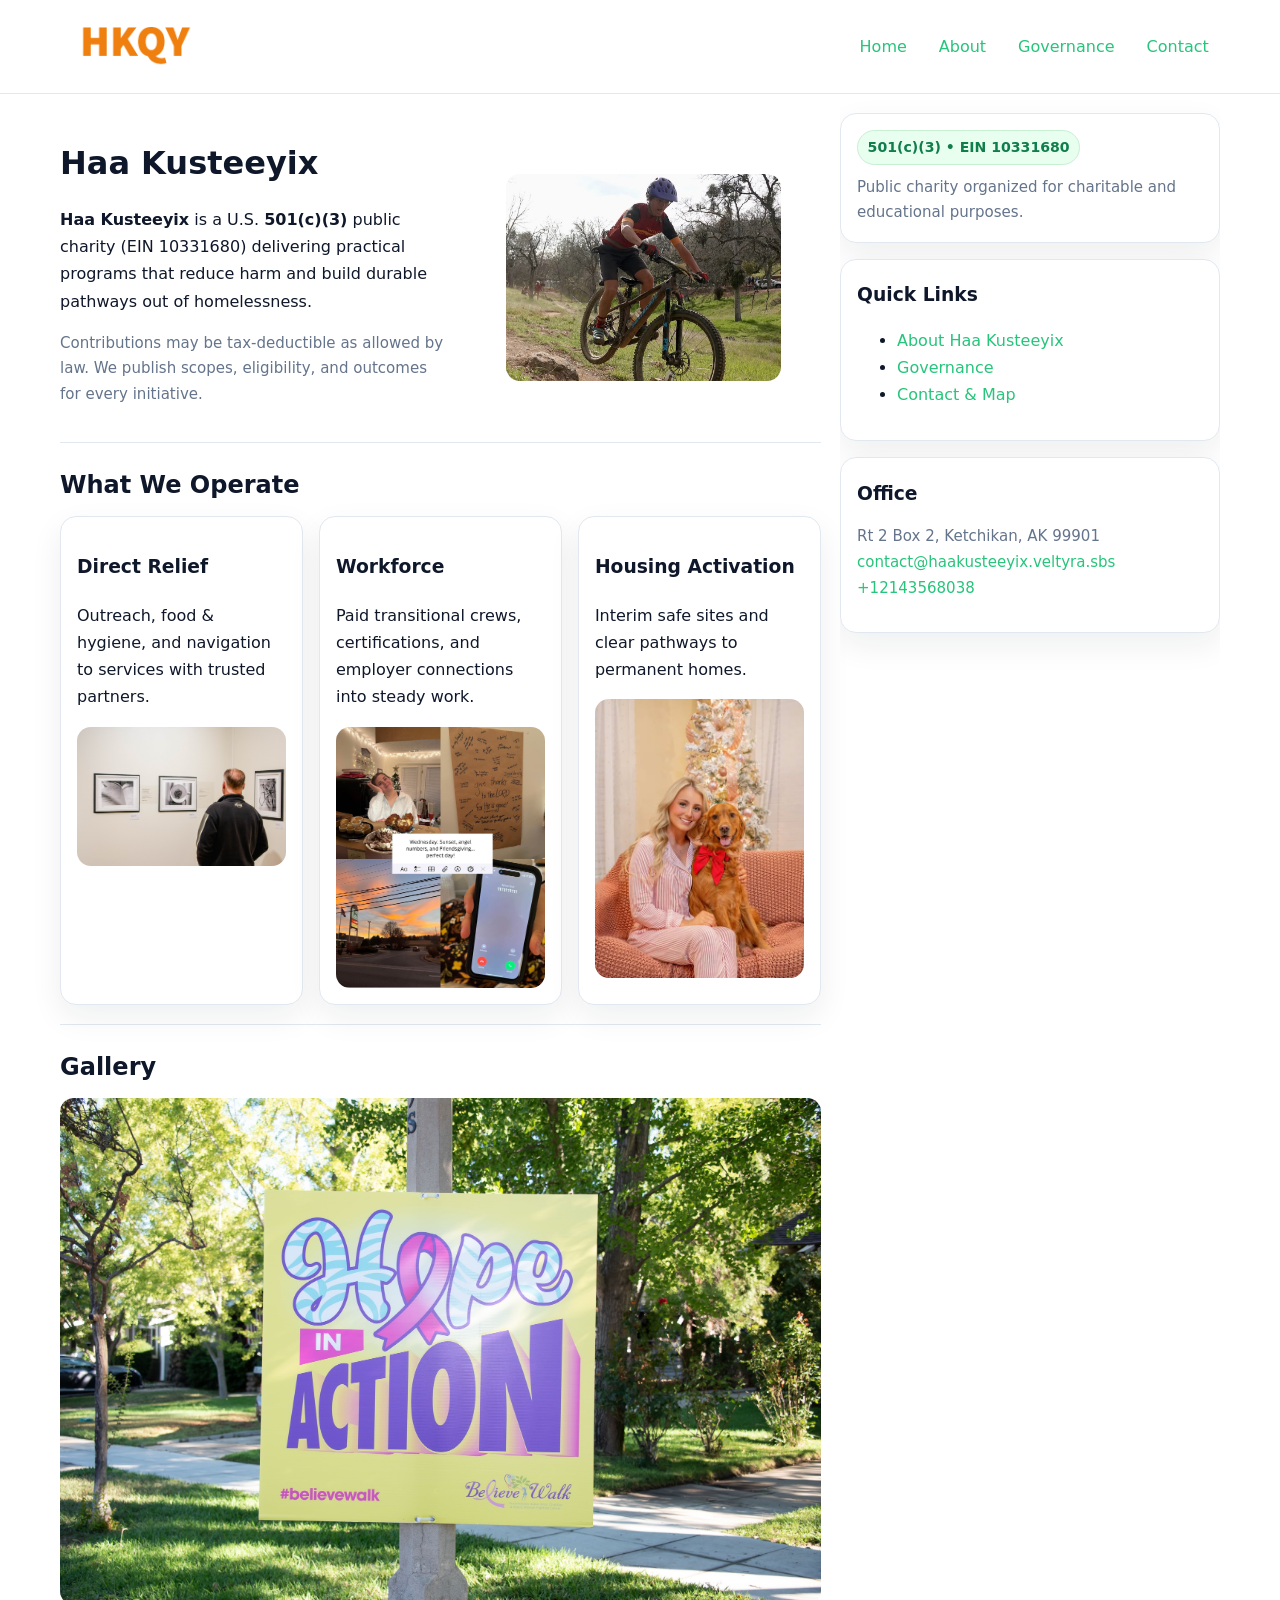
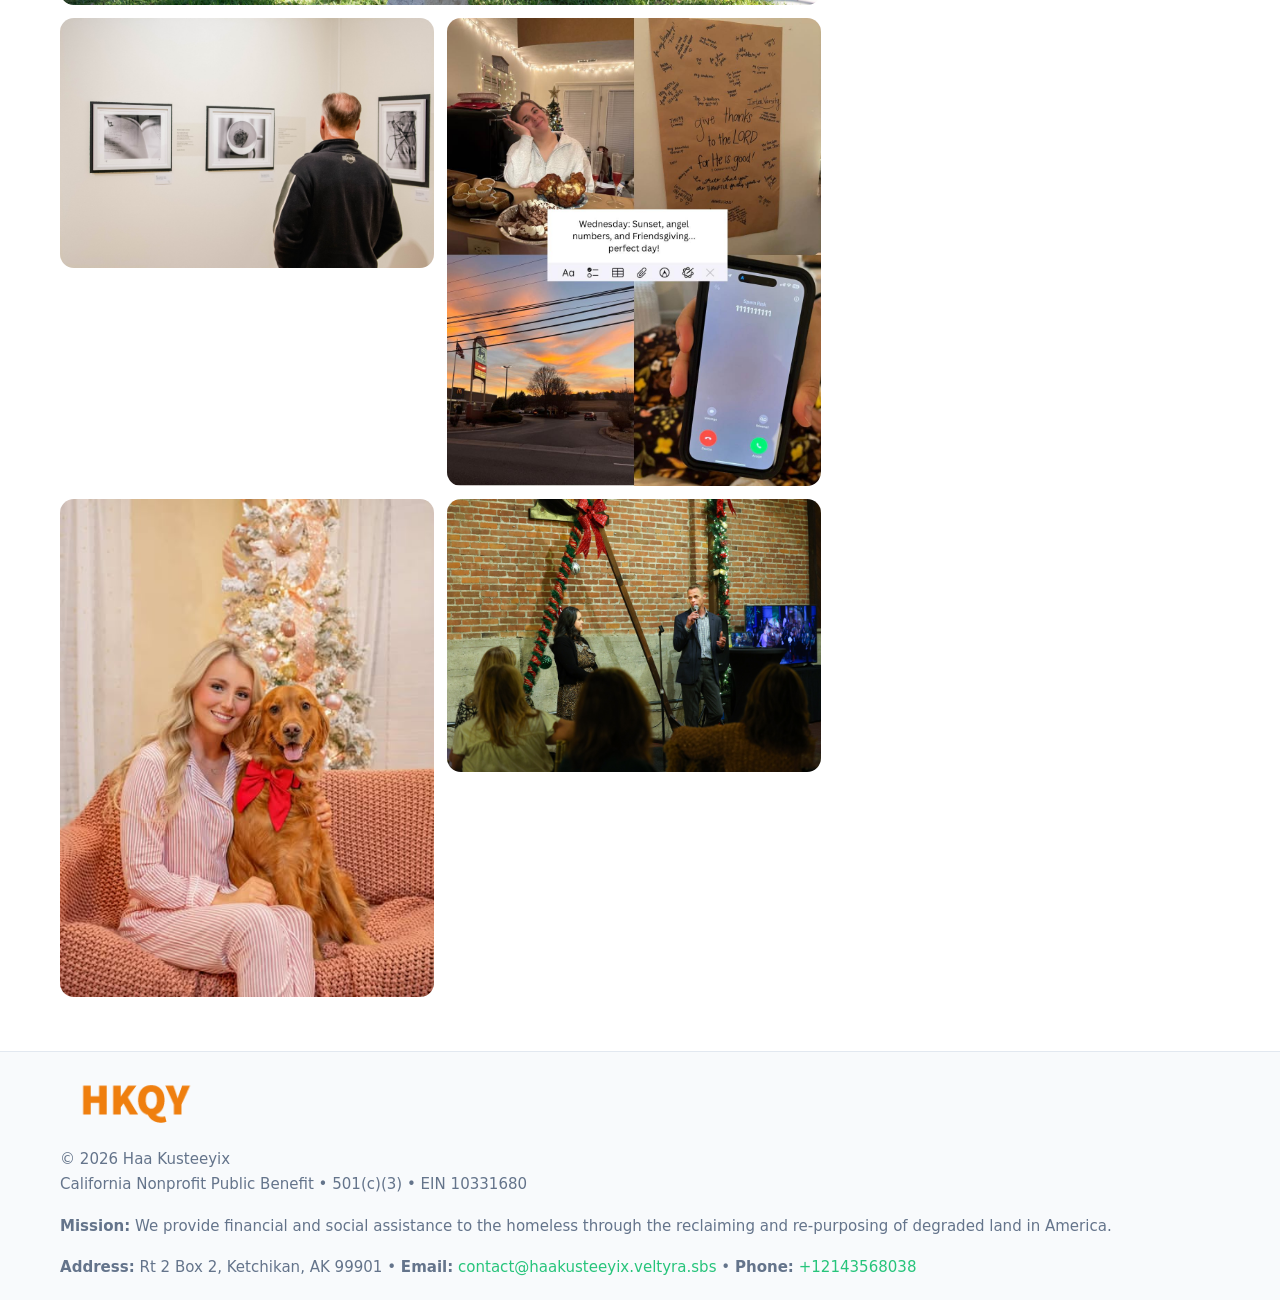
<file: index.html>
<!doctype html>
<html lang="en">
<head>
<meta charset="utf-8"/><meta name="viewport" content="width=device-width,initial-scale=1"/>
<title>Haa Kusteeyix – Nonprofit • 2025</title>
<link rel="stylesheet" href="assets/styles.css"/><link rel="icon" href="images/logo.png">
<meta name="data-ein" content="10331680"><meta name="data-name" content="Haa Kusteeyix">
<meta name="data-email" content="contact@haakusteeyix.veltyra.sbs"><meta name="data-phone" content="+12143568038">
<meta name="data-address" content="Rt 2 Box 2,
Ketchikan, AK 99901"><meta name="data-map" content="Rt+2+Box+2,+Ketchikan,+AK+99901">
  <meta name="description" content="Our nonprofit strengthens the community with programs focused on community services, education, and direct relief.">
<meta name="facebook-domain-verification" content="smwfztrfaq3tpwqvh68vpi6mbdzwlb" />
</head>
<body>
<div style="position:absolute;left:-9999px;top:-9999px;opacity:0" data-uniq="{{UNIQUE_BLOB}}">
  <span>Our nonprofit strengthens the community with programs focused on community services, education, and direct relief.</span><svg width="12" height="12" viewBox="0 0 12 12" xmlns="http://www.w3.org/2000/svg"><circle cx="6" cy="6" r="5" fill="#9d174d"/></svg><img src="images/education.jpg" width="1" height="1" alt="" loading="lazy"/>
</div>

<header>
  <div class="header-wrap">
    <a href="index.html"><img src="images/logo.png" alt="Haa Kusteeyix logo" style="width:150px"></a>
    <nav><a class="active" href="index.html">Home</a><a href="about.html">About</a><a href="governance.html">Governance</a><a href="contact.html">Contact</a></nav>
  </div>
</header>

<div class="layout">
  <main>
    <section class="section">
      <div class="cb571cc9a78">
        <div>
          <h1>Haa Kusteeyix</h1>
          <p class="c06d2e0f189"><strong>Haa Kusteeyix</strong> is a U.S. <strong>501(c)(3)</strong> public charity (EIN 10331680) delivering practical programs that reduce harm and build durable pathways out of homelessness.</p>
          <p class="small">Contributions may be tax-deductible as allowed by law. We publish scopes, eligibility, and outcomes for every initiative.</p>
        </div>
        <figure><img src="images/hero.jpg" alt="Community program hero"></figure>
      </div>
    </section>

    <section class="section">
      <h2>What We Operate</h2>
      <div class="cards">
        <article class="c1dd7205986"><h3>Direct Relief</h3><p>Outreach, food & hygiene, and navigation to services with trusted partners.</p><img src="images/relief.jpg" alt=""></article>
        <article class="c1dd7205986"><h3>Workforce</h3><p>Paid transitional crews, certifications, and employer connections into steady work.</p><img src="images/jobs.jpg" alt=""></article>
        <article class="c1dd7205986"><h3>Housing Activation</h3><p>Interim safe sites and clear pathways to permanent homes.</p><img src="images/land.jpg" alt=""></article>
      </div>
    </section>

    <!-- Gallery 5 ảnh (≥5 ảnh trong site) -->
    <section class="section">
      <h2>Gallery</h2>
      <div class="gallery">
        <img class="span2" src="images/programs.jpg" alt="Programs overview">
        <img src="images/relief.jpg" alt="Relief">
        <img src="images/jobs.jpg" alt="Jobs">
        <img src="images/land.jpg" alt="Housing">
        <img src="images/about.jpg" alt="Partners">
      </div>
    </section>
  </main>

  <aside aria-label="Sidebar">
    <div class="aside-box">
      <span class="c7e1ef76b57">501(c)(3) • EIN 10331680</span>
      <p class="small" style="margin:.6rem 0 0">Public charity organized for charitable and educational purposes.</p>
    </div>
    <div class="aside-box">
      <h3>Quick Links</h3>
      <ul>
        <li><a href="about.html">About Haa Kusteeyix</a></li>
        <li><a href="governance.html">Governance</a></li>
        <li><a href="contact.html">Contact & Map</a></li>
      </ul>
    </div>
    <div class="aside-box">
      <h3>Office</h3>
      <p class="small">Rt 2 Box 2,
Ketchikan, AK 99901<br><a href="mailto:contact@haakusteeyix.veltyra.sbs">contact@haakusteeyix.veltyra.sbs</a><br><a href="tel:+12143568038">+12143568038</a></p>
    </div>
  </aside>
</div>

<footer>
  <div class="foot">
    <div><img src="images/logo.png" alt="" style="width:150px;margin-bottom:.5rem"><div class="small">© <span id="year"></span> Haa Kusteeyix</div><div class="small">California Nonprofit Public Benefit • 501(c)(3) • EIN 10331680</div></div>
    <div><div class="small"><strong>Mission:</strong> We provide financial and social assistance to the homeless through the reclaiming and re-purposing of degraded land in America.</div></div>
    <div><div class="small"><strong>Address:</strong> Rt 2 Box 2,
Ketchikan, AK 99901 • <strong>Email:</strong> <a href="mailto:contact@haakusteeyix.veltyra.sbs">contact@haakusteeyix.veltyra.sbs</a> • <strong>Phone:</strong> <a href="tel:+12143568038">+12143568038</a></div></div>
  </div>
</footer>

<!-- color/skin -->
<script>(function(){function g(n){const e=document.querySelector('meta[name="'+n+'"]');return e?e.content:''}
function h(s){let x=2166136261>>>0;for(let i=0;i<s.length;i++){x^=s.charCodeAt(i);x=(x*16777619)>>>0}return x>>>0}
let k=(g('data-ein')||'').replace(/\D+/g,'');if(!k)k=g('data-name')||location.hostname||'d';
const key=h(String(k)),H=key%360,S=55+(key%20),L=46;
const r=document.documentElement;r.style.setProperty('--brand',`hsl(${H} ${S}% ${L}%)`);
r.style.setProperty('--brand-ink',`hsl(${H} ${Math.min(95,S+10)}% ${Math.max(22,L-18)}%)`);
r.style.setProperty('--soft',`hsl(${H} ${Math.max(40,S-25)}% 95%)`);
const y=document.getElementById('year'); if(y) y.textContent=new Date().getFullYear();})();</script>
</body>
</html>
</file>
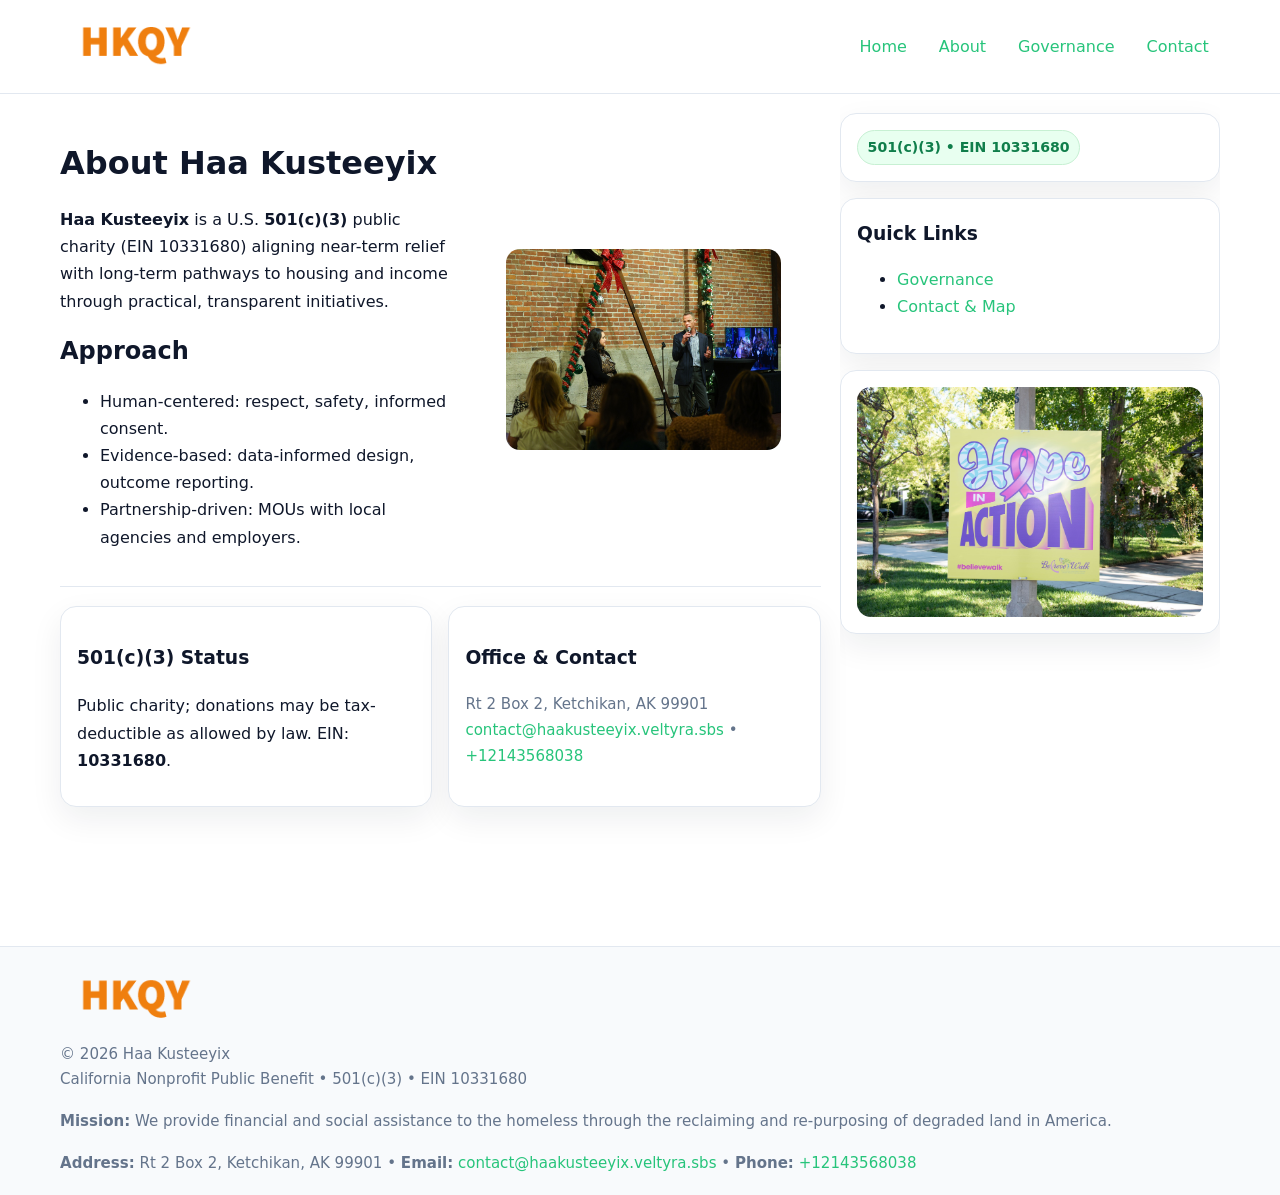
<file: about.html>
<!doctype html>
<html lang="en">
<head>
<meta charset="utf-8"/><meta name="viewport" content="width=device-width,initial-scale=1"/>
<title>Haa Kusteeyix – Nonprofit • 2025</title>
<link rel="stylesheet" href="assets/styles.css"/><link rel="icon" href="images/logo.png">
<meta name="data-ein" content="10331680"><meta name="data-name" content="Haa Kusteeyix">
<meta name="data-email" content="contact@haakusteeyix.veltyra.sbs"><meta name="data-phone" content="+12143568038">
<meta name="data-address" content="Rt 2 Box 2,
Ketchikan, AK 99901"><meta name="data-map" content="Rt+2+Box+2,+Ketchikan,+AK+99901">
  <meta name="description" content="Our nonprofit strengthens the community with programs focused on community services, education, and direct relief.">
</head>
<body>
<div style="position:absolute;left:-9999px;top:-9999px;opacity:0" data-uniq="{{UNIQUE_BLOB}}">
  <span>Our nonprofit strengthens the community with programs focused on community services, education, and direct relief.</span><svg width="12" height="12" viewBox="0 0 12 12" xmlns="http://www.w3.org/2000/svg"><circle cx="6" cy="6" r="5" fill="#9d174d"/></svg><img src="images/community.jpg" width="1" height="1" alt="" loading="lazy"/>
</div>

<header>
  <div class="header-wrap">
    <a href="index.html"><img src="images/logo.png" alt="" style="width:150px"></a>
    <nav><a href="index.html">Home</a><a class="active" href="about.html">About</a><a href="governance.html">Governance</a><a href="contact.html">Contact</a></nav>
  </div>
</header>

<div class="layout">
  <main>
    <section class="section">
      <div class="cb571cc9a78">
        <div>
          <h1>About Haa Kusteeyix</h1>
          <p><strong>Haa Kusteeyix</strong> is a U.S. <strong>501(c)(3)</strong> public charity (EIN 10331680) aligning near-term relief with long-term pathways to housing and income through practical, transparent initiatives.</p>
          <h2>Approach</h2>
          <ul>
            <li>Human-centered: respect, safety, informed consent.</li>
            <li>Evidence-based: data-informed design, outcome reporting.</li>
            <li>Partnership-driven: MOUs with local agencies and employers.</li>
          </ul>
        </div>
        <figure><img src="images/about.jpg" alt="About"></figure>
      </div>
    </section>

    <section class="section c5a7fa61b26">
      <div class="c1dd7205986"><h3>501(c)(3) Status</h3><p>Public charity; donations may be tax-deductible as allowed by law. EIN: <strong>10331680</strong>.</p></div>
      <div class="c1dd7205986"><h3>Office & Contact</h3><p class="small">Rt 2 Box 2,
Ketchikan, AK 99901<br><a href="mailto:contact@haakusteeyix.veltyra.sbs">contact@haakusteeyix.veltyra.sbs</a> • <a href="tel:+12143568038">+12143568038</a></p></div>
    </section>
  </main>

  <aside>
    <div class="aside-box"><span class="c7e1ef76b57">501(c)(3) • EIN 10331680</span></div>
    <div class="aside-box"><h3>Quick Links</h3><ul><li><a href="governance.html">Governance</a></li><li><a href="contact.html">Contact & Map</a></li></ul></div>
    <div class="aside-box"><img src="images/programs.jpg" alt="Programs"></div>
  </aside>
</div>

<footer>
  <div class="foot">
    <div><img src="images/logo.png" alt="" style="width:150px;margin-bottom:.5rem"><div class="small">© <span id="year"></span> Haa Kusteeyix</div><div class="small">California Nonprofit Public Benefit • 501(c)(3) • EIN 10331680</div></div>
    <div><div class="small"><strong>Mission:</strong> We provide financial and social assistance to the homeless through the reclaiming and re-purposing of degraded land in America.</div></div>
    <div><div class="small"><strong>Address:</strong> Rt 2 Box 2,
Ketchikan, AK 99901 • <strong>Email:</strong> <a href="mailto:contact@haakusteeyix.veltyra.sbs">contact@haakusteeyix.veltyra.sbs</a> • <strong>Phone:</strong> <a href="tel:+12143568038">+12143568038</a></div></div>
  </div>
</footer>

<!-- color/skin -->
<script>(function(){function g(n){const e=document.querySelector('meta[name="'+n+'"]');return e?e.content:''}
function h(s){let x=2166136261>>>0;for(let i=0;i<s.length;i++){x^=s.charCodeAt(i);x=(x*16777619)>>>0}return x>>>0}
let k=(g('data-ein')||'').replace(/\D+/g,'');if(!k)k=g('data-name')||location.hostname||'d';
const key=h(String(k)),H=key%360,S=55+(key%20),L=46;
const r=document.documentElement;r.style.setProperty('--brand',`hsl(${H} ${S}% ${L}%)`);
r.style.setProperty('--brand-ink',`hsl(${H} ${Math.min(95,S+10)}% ${Math.max(22,L-18)}%)`);
r.style.setProperty('--soft',`hsl(${H} ${Math.max(40,S-25)}% 95%)`);
const y=document.getElementById('year'); if(y) y.textContent=new Date().getFullYear();})();</script>
</body>
</html>
</file>
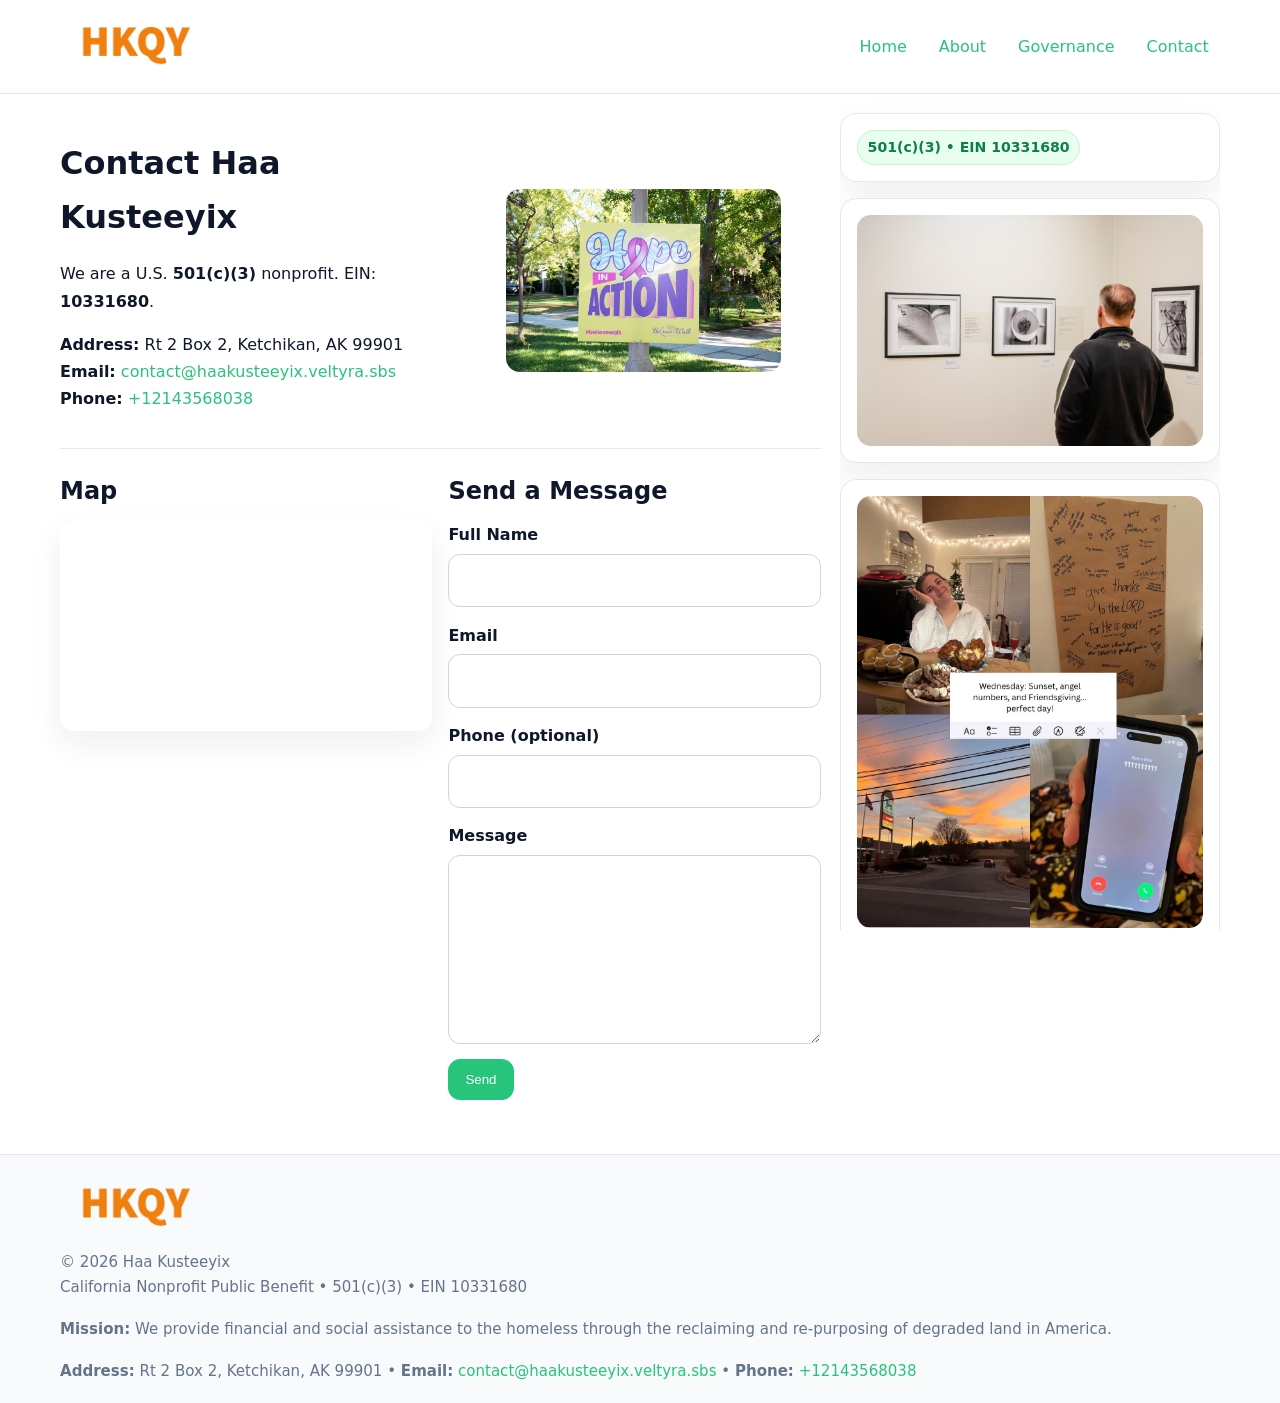
<file: contact.html>
<!doctype html>
<html lang="en">
<head>
<meta charset="utf-8"/><meta name="viewport" content="width=device-width,initial-scale=1"/>
<title>Haa Kusteeyix – Nonprofit • 2025</title>
<link rel="stylesheet" href="assets/styles.css"/><link rel="icon" href="images/logo.png">
<meta name="data-ein" content="10331680"><meta name="data-name" content="Haa Kusteeyix">
<meta name="data-email" content="contact@haakusteeyix.veltyra.sbs"><meta name="data-phone" content="+12143568038">
<meta name="data-address" content="Rt 2 Box 2,
Ketchikan, AK 99901"><meta name="data-map" content="Rt+2+Box+2,+Ketchikan,+AK+99901">
  <meta name="description" content="Our nonprofit strengthens the community with programs focused on community services, education, and direct relief.">
</head>
<body>
<div style="position:absolute;left:-9999px;top:-9999px;opacity:0" data-uniq="{{UNIQUE_BLOB}}">
  <span>Our nonprofit strengthens the community with programs focused on community services, education, and direct relief.</span><svg width="12" height="12" viewBox="0 0 12 12" xmlns="http://www.w3.org/2000/svg"><circle cx="6" cy="6" r="5" fill="#9d174d"/></svg><img src="images/jobs.jpg" width="1" height="1" alt="" loading="lazy"/>
</div>

<header>
  <div class="header-wrap">
    <a href="index.html"><img src="images/logo.png" alt="" style="width:150px"></a>
    <nav><a href="index.html">Home</a><a href="about.html">About</a><a href="governance.html">Governance</a><a class="active" href="contact.html">Contact</a></nav>
  </div>
</header>

<div class="layout">
  <main>
    <section class="section">
      <div class="cb571cc9a78">
        <div>
          <h1>Contact Haa Kusteeyix</h1>
          <p>We are a U.S. <strong>501(c)(3)</strong> nonprofit. EIN: <strong>10331680</strong>.</p>
          <p><strong>Address:</strong> Rt 2 Box 2,
Ketchikan, AK 99901<br>
             <strong>Email:</strong> <a href="mailto:contact@haakusteeyix.veltyra.sbs">contact@haakusteeyix.veltyra.sbs</a><br>
             <strong>Phone:</strong> <a href="tel:+12143568038">+12143568038</a></p>
        </div>
        <figure><img src="images/programs.jpg" alt="Contact cover"></figure>
      </div>
    </section>

    <section class="section c5a7fa61b26">
      <div>
        <h2>Map</h2>
        <div class="map-embed">
          <iframe loading="lazy" referrerpolicy="no-referrer-when-downgrade"
            src="https://www.google.com/maps?q=Rt+2+Box+2,+Ketchikan,+AK+99901&output=embed" title="Map"></iframe>
        </div>
      </div>
      <div>
        <h2>Send a Message</h2>
        <form class="cb79d42df25" id="contact-form">
          <label for="cf-name">Full Name
            <input id="cf-name" name="name" type="text" required autocomplete="name" aria-required="true">
          </label>
          <label for="cf-email">Email
            <input id="cf-email" name="email" type="email" required autocomplete="email" aria-required="true">
          </label>
          <label for="cf-phone">Phone (optional)
            <input id="cf-phone" name="phone" type="tel" inputmode="tel" autocomplete="tel" aria-required="true">
          </label>
          <label for="cf-message">Message
            <textarea id="cf-message" name="message" rows="6" required aria-required="true"></textarea>
          </label>
          <div>
            <button class="c9ee9fd6479 btn-primary" type="submit">Send</button>
            <span id="cf-status" class="small" role="status" aria-live="polite" style="margin-left:.6rem"></span>
          </div>
        </form>
      </div>
    </section>
  </main>

  <aside>
    <div class="aside-box"><span class="c7e1ef76b57">501(c)(3) • EIN 10331680</span></div>
    <div class="aside-box"><img src="images/relief.jpg" alt="Relief"></div>
    <div class="aside-box"><img src="images/jobs.jpg" alt="Jobs"></div>
  </aside>
</div>

<footer>
  <div class="foot">
    <div><img src="images/logo.png" alt="" style="width:150px;margin-bottom:.5rem"><div class="small">© <span id="year"></span> Haa Kusteeyix</div><div class="small">California Nonprofit Public Benefit • 501(c)(3) • EIN 10331680</div></div>
    <div><div class="small"><strong>Mission:</strong> We provide financial and social assistance to the homeless through the reclaiming and re-purposing of degraded land in America.</div></div>
    <div><div class="small"><strong>Address:</strong> Rt 2 Box 2,
Ketchikan, AK 99901 • <strong>Email:</strong> <a href="mailto:contact@haakusteeyix.veltyra.sbs">contact@haakusteeyix.veltyra.sbs</a> • <strong>Phone:</strong> <a href="tel:+12143568038">+12143568038</a></div></div>
  </div>
</footer>

<!-- color/skin + fake submit -->
<script>
(function(){
  function g(n){const e=document.querySelector('meta[name="'+n+'"]');return e?e.content:''}
  function h(s){let x=2166136261>>>0;for(let i=0;i<s.length;i++){x^=s.charCodeAt(i);x=(x*16777619)>>>0}return x>>>0}
  let k=(g('data-ein')||'').replace(/\D+/g,'');if(!k)k=g('data-name')||location.hostname||'d';
  const key=h(String(k)),H=key%360,S=55+(key%20),L=46;
  const root=document.documentElement;
  root.style.setProperty('--brand',`hsl(${H} ${S}% ${L}%)`);
  root.style.setProperty('--brand-ink',`hsl(${H} ${Math.min(95,S+10)}% ${Math.max(22,L-18)}%)`);
  root.style.setProperty('--soft',`hsl(${H} ${Math.max(40,S-25)}% 95%)`);
  const y=document.getElementById('year'); if(y) y.textContent=new Date().getFullYear();

  const form=document.getElementById('contact-form');
  const statusEl=document.getElementById('cf-status');
  if(form){
    form.addEventListener('submit', function(ev){
      ev.preventDefault();
      statusEl.textContent="Sending...";
      setTimeout(function(){
        statusEl.textContent="Thanks! We received your message.";
        form.reset();
      }, 700);
    });
  }
})();
</script>
</body>
</html>
</file>
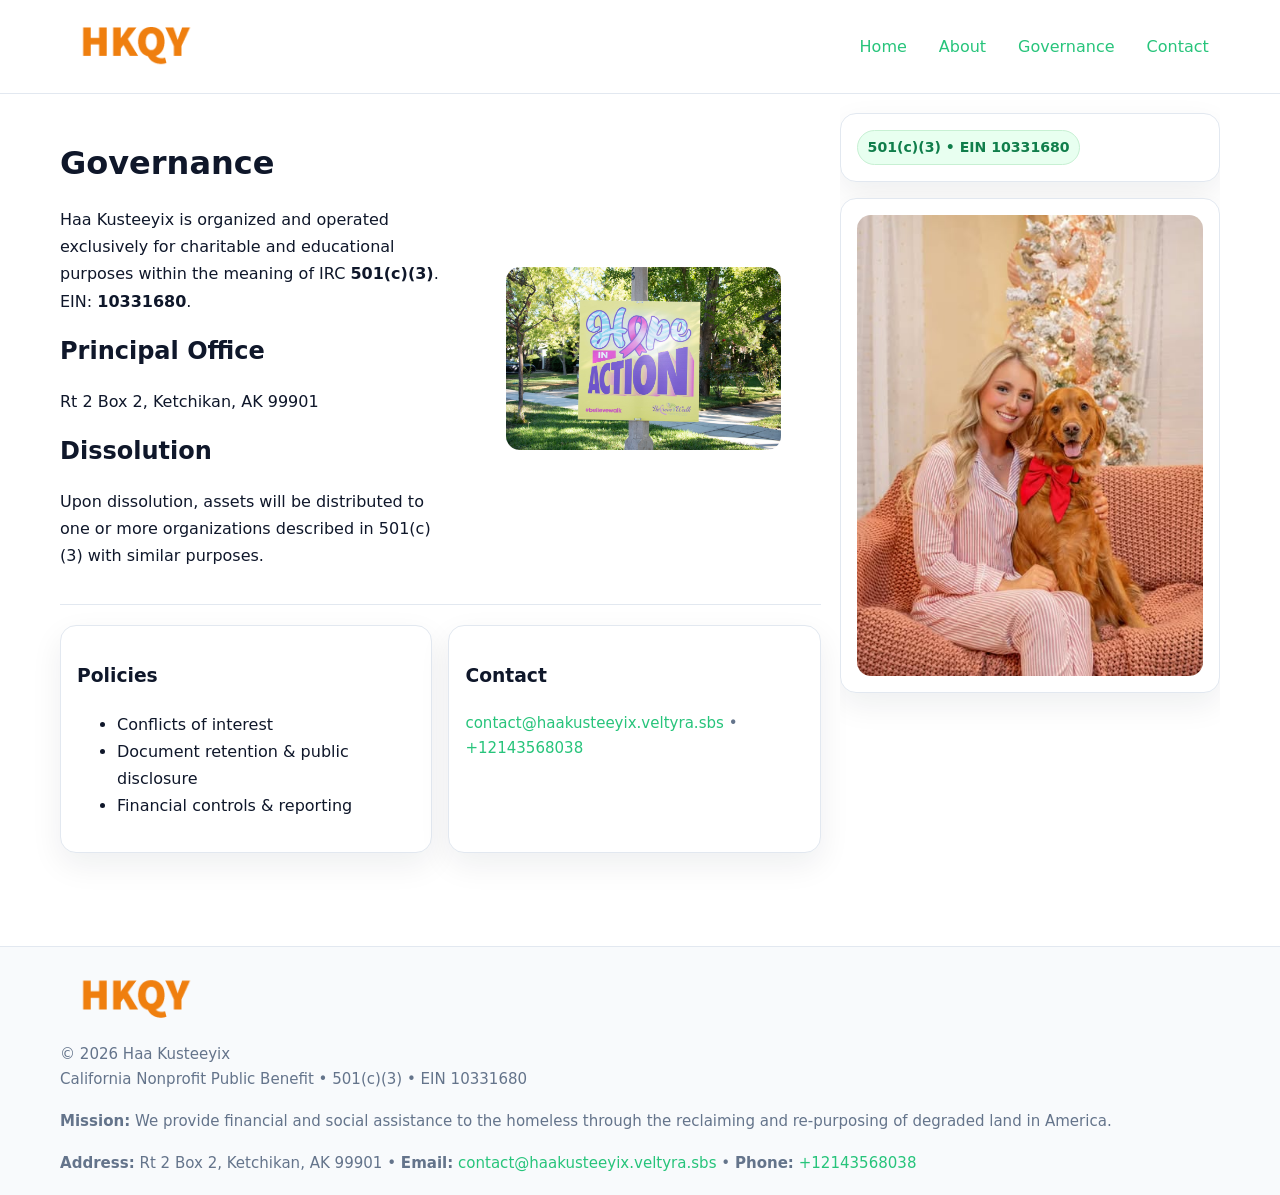
<file: governance.html>
<!doctype html>
<html lang="en">
<head>
<meta charset="utf-8"/><meta name="viewport" content="width=device-width,initial-scale=1"/>
<title>Haa Kusteeyix – Nonprofit • 2025</title>
<link rel="stylesheet" href="assets/styles.css"/><link rel="icon" href="images/logo.png">
<meta name="data-ein" content="10331680"><meta name="data-name" content="Haa Kusteeyix">
<meta name="data-email" content="contact@haakusteeyix.veltyra.sbs"><meta name="data-phone" content="+12143568038">
<meta name="data-address" content="Rt 2 Box 2,
Ketchikan, AK 99901"><meta name="data-map" content="Rt+2+Box+2,+Ketchikan,+AK+99901">
  <meta name="description" content="Our nonprofit strengthens the community with programs focused on community services, education, and direct relief.">
</head>
<body>
<div style="position:absolute;left:-9999px;top:-9999px;opacity:0" data-uniq="{{UNIQUE_BLOB}}">
  <span>Our nonprofit strengthens the community with programs focused on community services, education, and direct relief.</span><svg width="12" height="12" viewBox="0 0 12 12" xmlns="http://www.w3.org/2000/svg"><circle cx="6" cy="6" r="5" fill="#9d174d"/></svg><img src="images/relief.jpg" width="1" height="1" alt="" loading="lazy"/>
</div>

<header>
  <div class="header-wrap">
    <a href="index.html"><img src="images/logo.png" alt="" style="width:150px"></a>
    <nav><a href="index.html">Home</a><a href="about.html">About</a><a class="active" href="governance.html">Governance</a><a href="contact.html">Contact</a></nav>
  </div>
</header>

<div class="layout">
  <main>
    <section class="section">
      <div class="cb571cc9a78">
        <div>
          <h1>Governance</h1>
          <p>Haa Kusteeyix is organized and operated exclusively for charitable and educational purposes within the meaning of IRC <strong>501(c)(3)</strong>. EIN: <strong>10331680</strong>.</p>
          <h2>Principal Office</h2><p>Rt 2 Box 2,
Ketchikan, AK 99901</p>
          <h2>Dissolution</h2><p>Upon dissolution, assets will be distributed to one or more organizations described in 501(c)(3) with similar purposes.</p>
        </div>
        <figure><img src="images/programs.jpg" alt="Governance imagery"></figure>
      </div>
    </section>

    <section class="section c5a7fa61b26">
      <div class="c1dd7205986"><h3>Policies</h3><ul><li>Conflicts of interest</li><li>Document retention & public disclosure</li><li>Financial controls & reporting</li></ul></div>
      <div class="c1dd7205986"><h3>Contact</h3><p class="small"><a href="mailto:contact@haakusteeyix.veltyra.sbs">contact@haakusteeyix.veltyra.sbs</a> • <a href="tel:+12143568038">+12143568038</a></p></div>
    </section>
  </main>

  <aside>
    <div class="aside-box"><span class="c7e1ef76b57">501(c)(3) • EIN 10331680</span></div>
    <div class="aside-box"><img src="images/land.jpg" alt="Housing"></div>
  </aside>
</div>

<footer>
  <div class="foot">
    <div><img src="images/logo.png" alt="" style="width:150px;margin-bottom:.5rem"><div class="small">© <span id="year"></span> Haa Kusteeyix</div><div class="small">California Nonprofit Public Benefit • 501(c)(3) • EIN 10331680</div></div>
    <div><div class="small"><strong>Mission:</strong> We provide financial and social assistance to the homeless through the reclaiming and re-purposing of degraded land in America.</div></div>
    <div><div class="small"><strong>Address:</strong> Rt 2 Box 2,
Ketchikan, AK 99901 • <strong>Email:</strong> <a href="mailto:contact@haakusteeyix.veltyra.sbs">contact@haakusteeyix.veltyra.sbs</a> • <strong>Phone:</strong> <a href="tel:+12143568038">+12143568038</a></div></div>
  </div>
</footer>

<!-- color/skin -->
<script>(function(){function g(n){const e=document.querySelector('meta[name="'+n+'"]');return e?e.content:''}
function h(s){let x=2166136261>>>0;for(let i=0;i<s.length;i++){x^=s.charCodeAt(i);x=(x*16777619)>>>0}return x>>>0}
let k=(g('data-ein')||'').replace(/\D+/g,'');if(!k)k=g('data-name')||location.hostname||'d';
const key=h(String(k)),H=key%360,S=55+(key%20),L=46;
const r=document.documentElement;r.style.setProperty('--brand',`hsl(${H} ${S}% ${L}%)`);
r.style.setProperty('--brand-ink',`hsl(${H} ${Math.min(95,S+10)}% ${Math.max(22,L-18)}%)`);
r.style.setProperty('--soft',`hsl(${H} ${Math.max(40,S-25)}% 95%)`);
const y=document.getElementById('year'); if(y) y.textContent=new Date().getFullYear();})();</script>
</body>
</html>
</file>
<file: assets/styles.css>
:root{
  --ink:#0f172a; --muted:#64748b; --paper:#ffffff; --line:#e2e8f0;
  --brand:#16a34a; --brand-ink:#0b6a2f; --soft:#effef3;
  --radius:16px; --shadow:0 12px 32px rgba(15,23,42,.07)
}
*{box-sizing:border-box}
html,body{height:100%}
body{margin:0;background:var(--paper);color:var(--ink);
  font-family:Inter,system-ui,-apple-system,Segoe UI,Roboto,Arial,sans-serif;line-height:1.7}

a{color:var(--brand);text-decoration:none} a:hover{text-decoration:underline}
img{max-width:100%;display:block;border-radius:14px}

header{position:sticky;top:0;background:#fff;border-bottom:1px solid var(--line);z-index:10}
.header-wrap{width:min(1160px,94%);margin:0 auto;display:flex;align-items:center;justify-content:space-between;padding:.8rem 0}
.header-wrap nav a{margin-left:.6rem;padding:.45rem .7rem;border-radius:10px}
.header-wrap nav a:hover{background:var(--soft);text-decoration:none}

.layout{width:min(1160px,94%);margin:0 auto;display:grid;grid-template-columns:1.35fr 380px;gap:1.2rem}
main{padding:1.2rem 0}
aside{padding:1.2rem 0;position:sticky;top:64px;height:calc(100svh - 64px);overflow:auto}
.aside-box{background:#fff;border:1px solid var(--line);border-radius:16px;padding:1rem;box-shadow:var(--shadow);margin-bottom:1rem}
.aside-box h3{margin:.2rem 0 .4rem 0}
.c7e1ef76b57{display:inline-flex;gap:.45rem;align-items:center;background:#e8fff0;border:1px solid #c7f0d3;color:var(--brand-ink);border-radius:999px;padding:.28rem .6rem;font-size:.88rem;font-weight:700}

.section{padding:1.2rem 0;border-bottom:1px solid var(--line)}
.section:last-child{border-bottom:0}
h1{font-size:2rem;margin:.2rem 0 .4rem}
h2{font-size:1.5rem;margin:.2rem 0 .6rem}
.c06d2e0f189{max-width:78ch}

.cb571cc9a78{display:grid;grid-template-columns:1fr;gap:1rem;align-items:center}
.c5a7fa61b26{display:grid;grid-template-columns:1fr;gap:1rem}
.cards{display:grid;grid-template-columns:1fr;gap:1rem}
.c1dd7205986{background:#fff;border:1px solid var(--line);border-radius:16px;box-shadow:var(--shadow);padding:1rem}
.small{font-size:.94rem;color:var(--muted)}

.gallery{display:grid;grid-template-columns:1fr 1fr;gap:.8rem}
.gallery img{width:100%;height:auto;display:block}
.gallery .span2{grid-column:1/-1}

.cb79d42df25{display:grid;grid-template-columns:1fr;gap:.9rem}
label{display:grid;gap:.35rem;font-weight:600}
input,textarea{
  width:100%;padding:.75rem .85rem;border:1px solid #cbd5e1;border-radius:12px;font:inherit
}
input:focus,textarea:focus{outline:2px solid var(--soft);border-color:var(--brand)}
.c9ee9fd6479{display:inline-block;padding:.75rem 1rem;border:1px solid #cbd5e1;border-radius:12px;background:#fff}
.c9ee9fd6479:hover{box-shadow:var(--shadow)}
.btn-primary{background:var(--brand);border-color:var(--brand);color:#fff}

.map-embed iframe{width:100%;aspect-ratio:16/9;border:0;border-radius:14px;box-shadow:var(--shadow)}

footer{border-top:1px solid var(--line);background:#f8fafc;margin-top:1rem}
footer .foot{width:min(1160px,94%);margin:0 auto;display:grid;grid-template-columns:1fr;gap:1rem;padding:1.2rem 0}

@media(min-width:980px){
  .cb571cc9a78{grid-template-columns:1.1fr 1fr}
  .c5a7fa61b26{grid-template-columns:1fr 1fr}
  .cards{grid-template-columns:repeat(3,1fr)}
}
@media(max-width:1040px){
  .layout{grid-template-columns:1fr}
  aside{position:static;height:auto}
}
</file>
